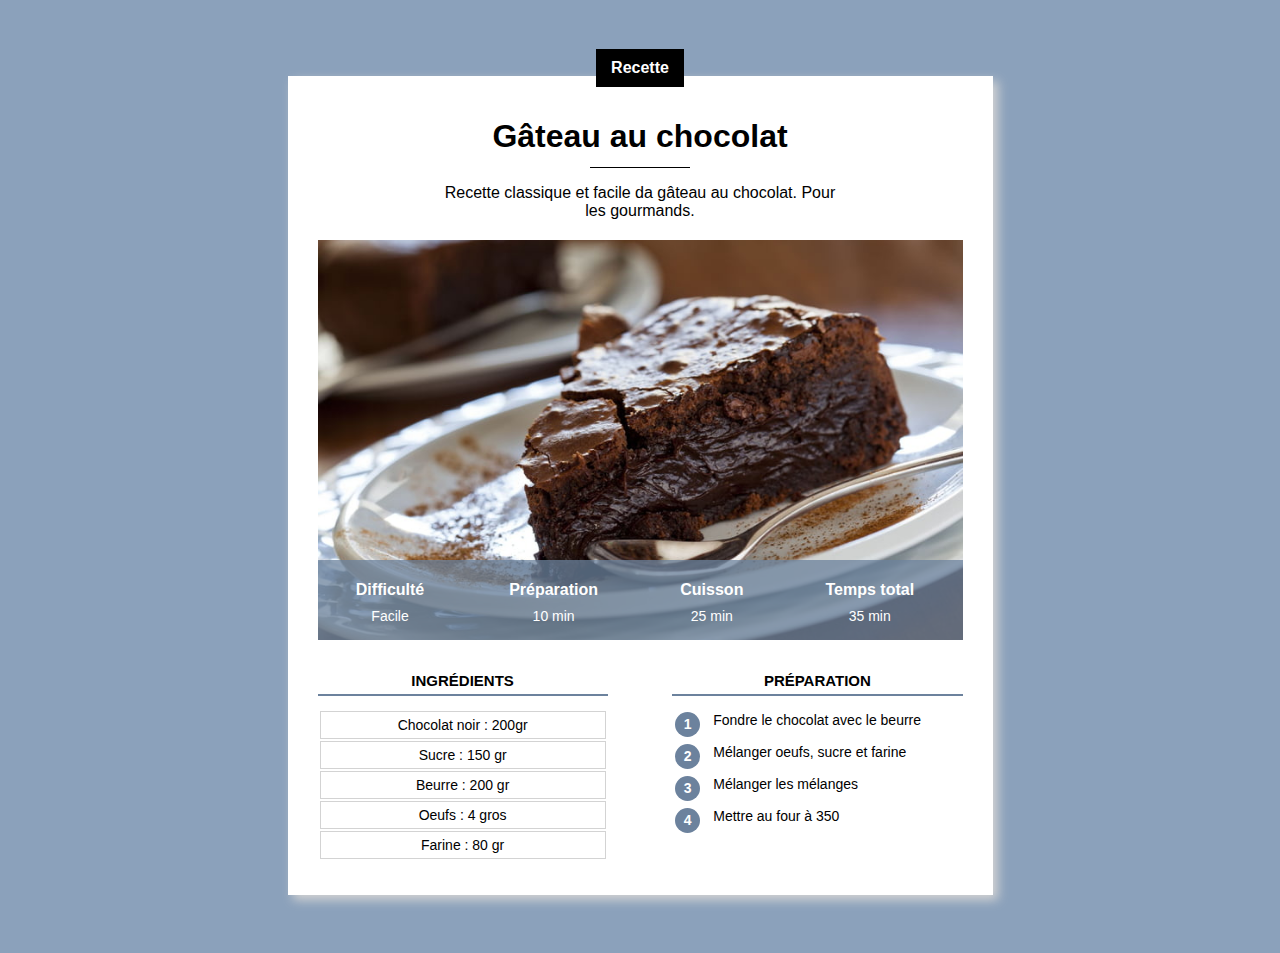
<file: index.html>
<!DOCTYPE html>
<html>
<head>
    <meta charset="UTF-8" />
    <meta name="viewport" content="width=device-width, initial-scale=1.0">
    <title>Gâteau au chocolat</title>
    <link rel="stylesheet" href="recette.css">
</head>

<body>

    <div class="top">
        <p class="categorie">Recette</p>
    </div>


<div class="contenu">

            <h1>Gâteau au chocolat</h1>

            <div class="ligne"></div>

            <div class="description">
            <p class="description">Recette classique et facile da gâteau au chocolat. Pour les gourmands.</p>
        </div>
        

        <div class="info">
            <img class="centreimage" src="gateau.jpg">

            <table class="table">
                <tr>
                    <th>Difficulté</th>
                    <th>Préparation</th>
                    <th>Cuisson</th>
                    <th>Temps total</th>
                </tr>
                <tr>
                    <td>Facile</td>
                    <td>10 min</td>
                    <td>25 min</td>
                    <td>35 min</td>
                </tr>
            </table>
         </div>

<div class="colonne1 colonne">
        <h2>Ingrédients</h2>
        <div>
        <p class="item">Chocolat noir : 200gr</p>
        <p class="item">Sucre : 150 gr</p>
        <p class="item">Beurre : 200 gr</p>
        <p class="item">Oeufs : 4 gros</p>
        <p class="item">Farine : 80 gr</p>
    </div>
    </div>

    <div class="colonne2 colonne">
        <h2>Préparation</h2>
        <table class="tableitem">

        
            <tr>
                <td><p class="numero">1</p></td>
                <td class="texte">Fondre le chocolat avec le beurre</td>
            </tr>
             <tr>
                    <td><p class="numero">2</p></td>
                    <td class="texte">Mélanger oeufs, sucre et farine</td>
            </tr>
            <tr>
                <td><p class="numero">3</p></td>
                <td class="texte">Mélanger les mélanges</td>
        </tr>
        <tr>
            <td><p class="numero">4</p></td>
            <td class="texte">Mettre au four à 350</td>
    </tr>
</table>
    </div>


    </div>
</body>
</html>
</file>
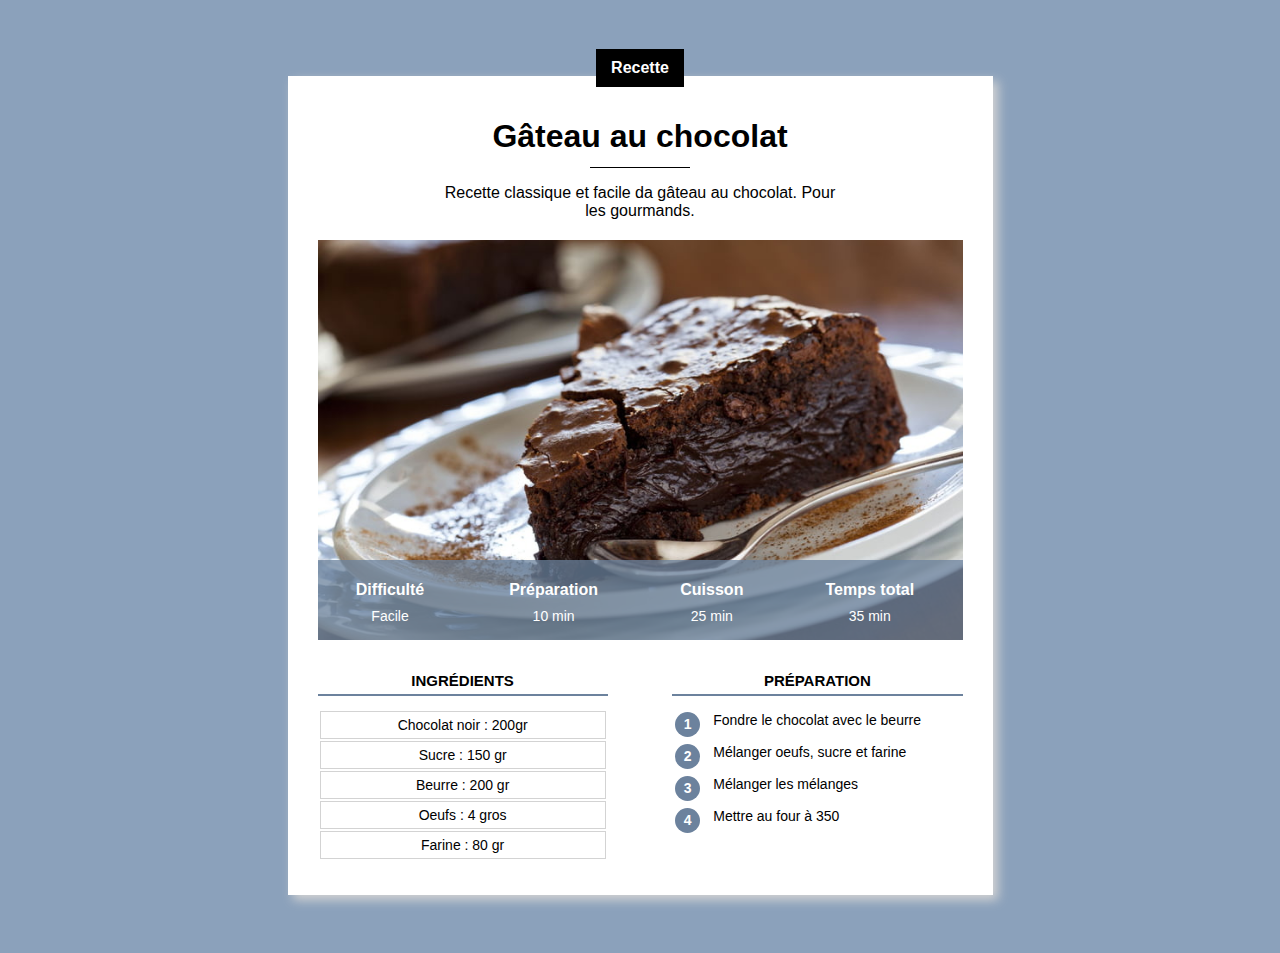
<file: gateau.html>
<!DOCTYPE html>
<html>
<head>
    <meta charset="UTF-8" />
    <title>Gâteau au chocolat</title>
    <link rel="stylesheet" href="recette.css">
</head>

<body>

    <div class="top">
        <p class="categorie">Recette</p>
    </div>


<div class="contenu">

            <h1>Gâteau au chocolat</h1>

            <div class="ligne"></div>

            <div class="description">
            <p class="description">Recette classique et facile da gâteau au chocolat. Pour les gourmands.</p>
        </div>
        

        <div class="info">
            <img class="centreimage" src="gateau.jpg">

            <table class="table">
                <tr>
                    <th>Difficulté</th>
                    <th>Préparation</th>
                    <th>Cuisson</th>
                    <th>Temps total</th>
                </tr>
                <tr>
                    <td>Facile</td>
                    <td>10 min</td>
                    <td>25 min</td>
                    <td>35 min</td>
                </tr>
            </table>
         </div>

<div class="colonne1 colonne">
        <h2>Ingrédients</h2>
        <div>
        <p class="item">Chocolat noir : 200gr</p>
        <p class="item">Sucre : 150 gr</p>
        <p class="item">Beurre : 200 gr</p>
        <p class="item">Oeufs : 4 gros</p>
        <p class="item">Farine : 80 gr</p>
    </div>
    </div>

    <div class="colonne2 colonne">
        <h2>Préparation</h2>
        <table class="tableitem">

        
            <tr>
                <td><p class="numero">1</p></td>
                <td class="texte">Fondre le chocolat avec le beurre</td>
            </tr>
             <tr>
                    <td><p class="numero">2</p></td>
                    <td class="texte">Mélanger oeufs, sucre et farine</td>
            </tr>
            <tr>
                <td><p class="numero">3</p></td>
                <td class="texte">Mélanger les mélanges</td>
        </tr>
        <tr>
            <td><p class="numero">4</p></td>
            <td class="texte">Mettre au four à 350</td>
    </tr>
</table>
    </div>


    </div>
</body>
</html>
</file>
<file: recette.css>
body {
    background-color: #8BA1BB;
    font-family: Arial, Helvetica, sans-serif;
}

.top {
text-align: center;
margin-top: 25px;
margin-bottom: -15px;
}

p.categorie {
    background-color: black;
    color: white;
    display: inline-block;
    text-align: center;
    padding: 10px 15px;
    margin-bottom: 0px;
    font-weight: bold;
    font-size: 16px;
}

.contenu {
    background-color: white;
    margin: 0px 8px 30px 8px;
    padding: 8px;
    box-shadow: 5px 5px 10px lightgray;
}

h1 {
    text-align: center;
    margin-bottom: 12px;
    margin-top: 12px;
}

div.description {
    text-align: center;
    }

p.description {
    text-align: center;
    max-width: 400px;
    display: inline-block;
    font-size: 16px;
}

.ligne {
    background-color: black;
    height: 1px;
    width: 100px;
    margin: auto;
}

.centreimage {
    display: block;
    margin: auto;
    width: 100%;
    max-height: 400px;
    object-fit: cover;
    min-height: 200px;
    background-color: lightgray;
}

.table {
    position: absolute; 
    bottom: 0px; 
    width: 100%; 
    color: white; 
    background-color: #6c829dC0; 
    height: 50px;
}

.table td {
    text-align: center;
    font-size: 12px;
    vertical-align: top;
}

.table th {
                font-size: 14px;
                vertical-align: bottom;
                padding-bottom: 6px;
}

div.info {
    position: relative;
}

.colonne {
    width: 100%;
    margin-top: 20px;
    
}

.colonne h2 {
    text-align: center;
    text-transform: uppercase;
    font-size: 15px;
    border-bottom: 2px solid #6c829d;
    padding-bottom: 5px;
}

div.colonne1 {
display: inline-block;
}

div.colonne2 {

}

.item {
    border: 1px solid lightgray;
    padding: 5px;
    text-align: center;
    margin: 2px;
    font-size: 14px;
}

.numero {
    background-color: #6c829d;
    color: white;
    width: 25px;
    text-align: center;
    height: 25px;
    font-size: 14px;
    font-weight: bold;
    padding-top: 4px;
    box-sizing: border-box;
    border-radius: 50%;
    margin: 0;
}

.tableitem td {
vertical-align: top;
}

.texte {
    font-size: 14px;
    padding-left: 10px;
    padding-bottom: 10px;
}

.tableitem tr {
    height: 30px;
}

* {
    overflow: auto;
}


@media only screen and (min-width: 768px) {

    .contenu {
        background-color: white;
        margin: 0px 10% 50px 10%;
        padding: 30px;
        min-width: 350px;
    }

    .table {
        position: absolute; 
        bottom: 0px; 
        width: 100%; 
        color: white; 
        background-color: #6c829dC0; 
        height: 80px;
    }
    .table td {
        text-align: center;
        font-size: 14px;
        vertical-align: top;
    }
    
    .table th {
                    font-size: 16px;
                    vertical-align: bottom;
                    padding-bottom: 6px;
    }

    .colonne {
        width: 45%;
        margin-top: 20px;
        
    }
    
    
    div.colonne1 {
    margin-right: 10%;
    display: inline-block;
    }
    
    div.colonne2 {
    float: right;
    }

}

@media only screen and (min-width: 900px) {
    .contenu {
        background-color: white;
        margin-left: auto;
        margin-right: auto;
        width: 645px;
        min-width: 350px;
        
    }
 
}
</file>
